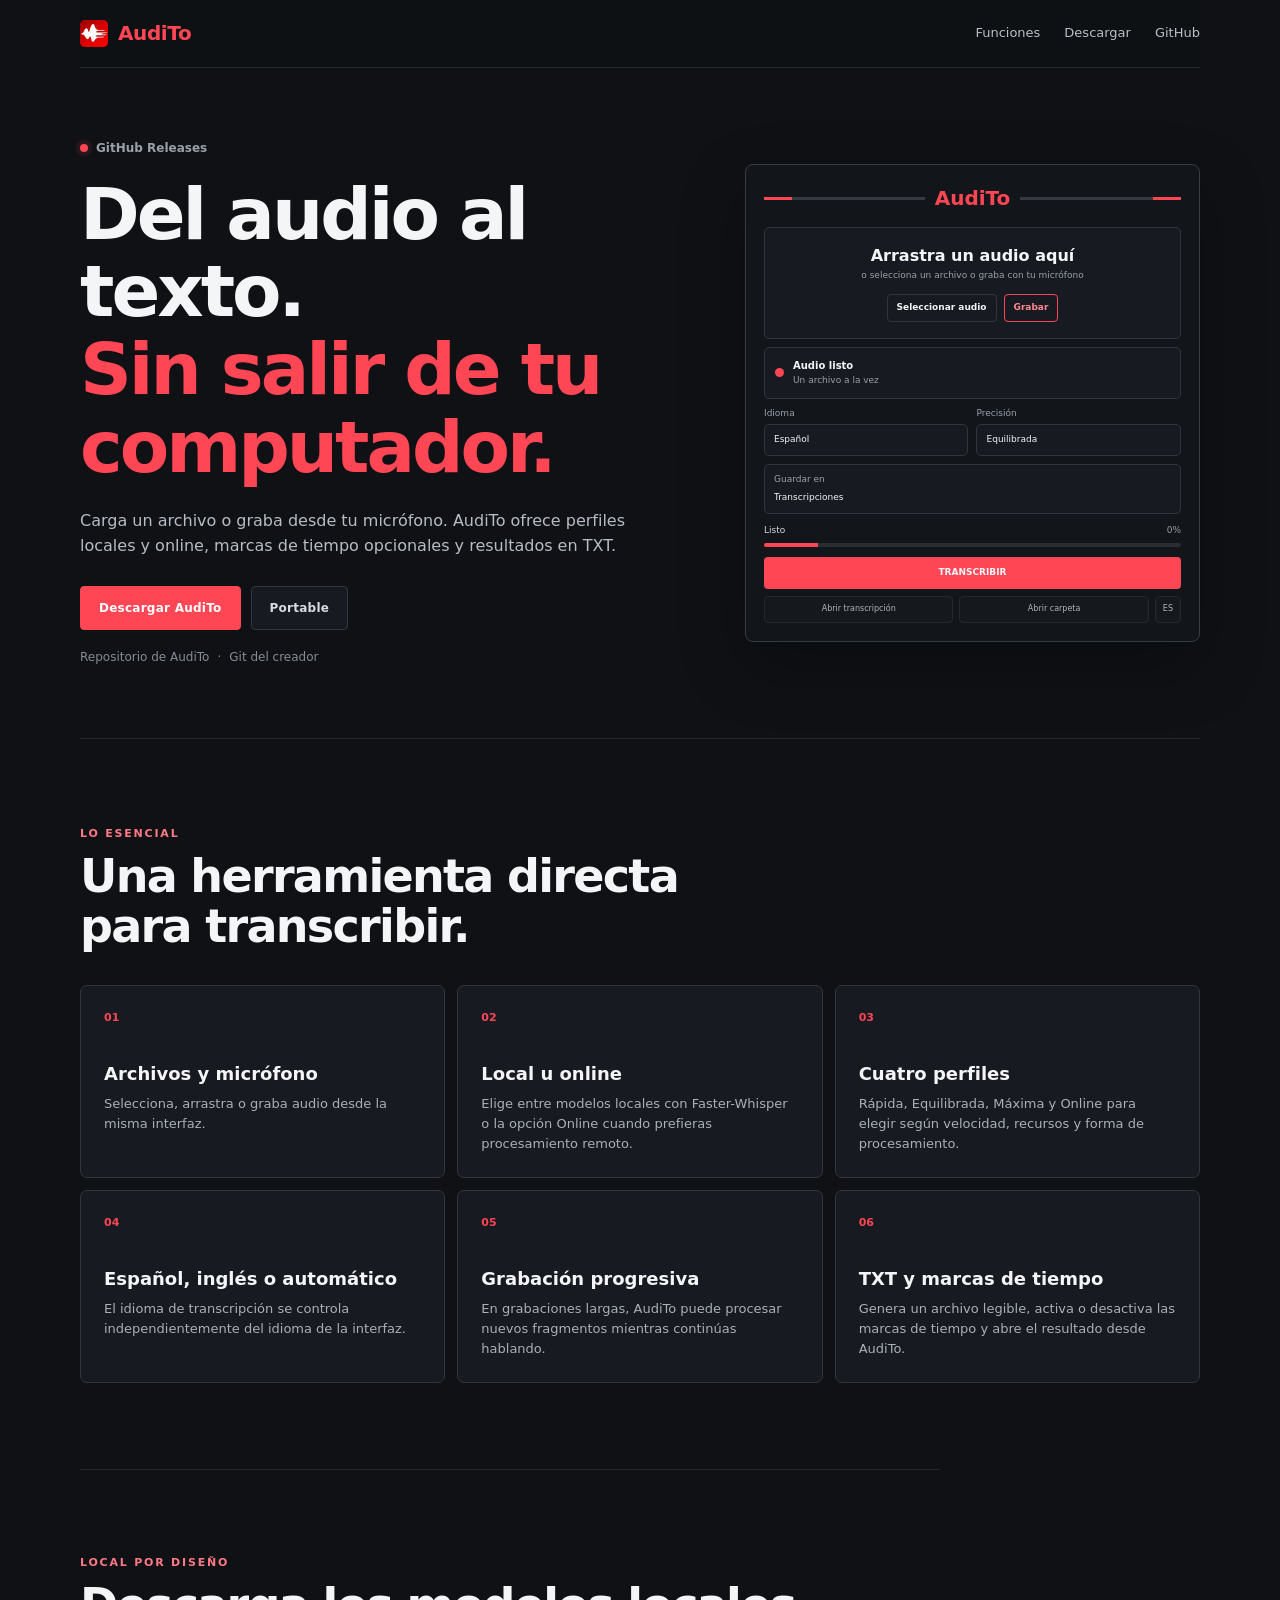
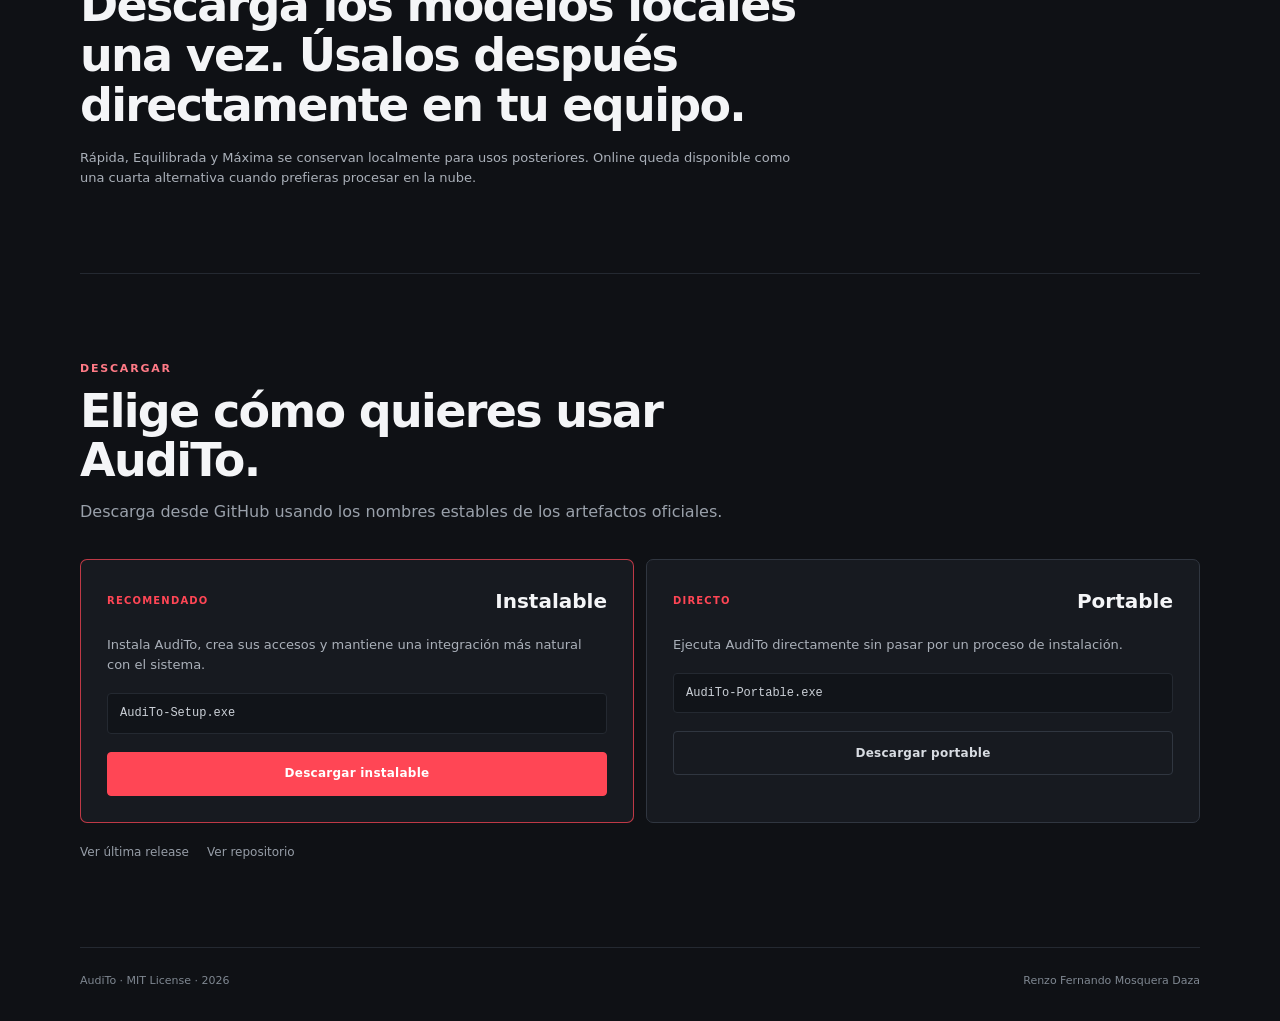
<file: index.html>
<!doctype html>
<html lang="es">
<head>
    <meta charset="utf-8">
    <meta name="viewport" content="width=device-width, initial-scale=1">
    <meta name="description" content="AudiTo convierte archivos de audio y grabaciones en texto con perfiles locales y una opción online.">
    <meta name="theme-color" content="#0f1115">
    <title>AudiTo · Audio a texto</title>
    <link rel="icon" href="assets/icon.png">
    <link rel="stylesheet" href="web/styles.css">
</head>
<body>
    <header class="topbar">
        <a class="brand" href="#inicio" aria-label="AudiTo, volver al inicio">
            <img src="assets/icon.png" alt="">
            <span>AudiTo</span>
        </a>
        <nav aria-label="Navegación principal">
            <a href="#funciones">Funciones</a>
            <a href="#descargar">Descargar</a>
            <a href="https://github.com/RenzoFernando/AudiTo" target="_blank" rel="noreferrer">GitHub</a>
        </nav>
    </header>

    <main>
        <section class="hero" id="inicio">
            <div class="hero-copy">
                <div class="release-line">
                    <span class="release-dot"></span>
                    <span id="release-status">GitHub Releases</span>
                    <span id="release-version"></span>
                </div>
                <h1>Del audio al texto.<br><span>Sin salir de tu computador.</span></h1>
                <p class="lead">Carga un archivo o graba desde tu micrófono. AudiTo ofrece perfiles locales y online, marcas de tiempo opcionales y resultados en TXT.</p>
                <div class="hero-actions">
                    <a class="button primary release-download" id="hero-installer-link" href="https://github.com/RenzoFernando/AudiTo/releases/latest/download/AudiTo-Setup.exe">Descargar AudiTo</a>
                    <a class="button secondary release-download" id="hero-portable-link" href="https://github.com/RenzoFernando/AudiTo/releases/latest/download/AudiTo-Portable.exe">Portable</a>
                </div>
                <div class="hero-links">
                    <a href="https://github.com/RenzoFernando/AudiTo" target="_blank" rel="noreferrer">Repositorio de AudiTo</a>
                    <span>·</span>
                    <a href="https://github.com/RenzoFernando" target="_blank" rel="noreferrer">Git del creador</a>
                </div>
            </div>

            <div class="app-preview" aria-label="Vista simplificada de AudiTo">
                <div class="preview-title">
                    <span></span>
                    <strong>AudiTo</strong>
                    <span></span>
                </div>
                <div class="preview-input">
                    <strong>Arrastra un audio aquí</strong>
                    <small>o selecciona un archivo o graba con tu micrófono</small>
                    <div class="preview-input-actions">
                        <b>Seleccionar audio</b>
                        <b>Grabar</b>
                    </div>
                </div>
                <div class="preview-current">
                    <i></i>
                    <div>
                        <strong>Audio listo</strong>
                        <small>Un archivo a la vez</small>
                    </div>
                </div>
                <div class="preview-settings">
                    <div><small>Idioma</small><b>Español</b></div>
                    <div><small>Precisión</small><b>Equilibrada</b></div>
                </div>
                <div class="preview-output"><small>Guardar en</small><b>Transcripciones</b></div>
                <div class="preview-progress"><span>Listo</span><small>0%</small></div>
                <div class="preview-bar"><span></span></div>
                <div class="preview-main-action">TRANSCRIBIR</div>
                <div class="preview-bottom-actions"><span>Abrir transcripción</span><span>Abrir carpeta</span><span>ES</span></div>
            </div>
        </section>

        <section class="section" id="funciones">
            <div class="section-heading">
                <p class="eyebrow">LO ESENCIAL</p>
                <h2>Una herramienta directa para transcribir.</h2>
            </div>
            <div class="feature-grid">
                <article>
                    <span>01</span>
                    <h3>Archivos y micrófono</h3>
                    <p>Selecciona, arrastra o graba audio desde la misma interfaz.</p>
                </article>
                <article>
                    <span>02</span>
                    <h3>Local u online</h3>
                    <p>Elige entre modelos locales con Faster-Whisper o la opción Online cuando prefieras procesamiento remoto.</p>
                </article>
                <article>
                    <span>03</span>
                    <h3>Cuatro perfiles</h3>
                    <p>Rápida, Equilibrada, Máxima y Online para elegir según velocidad, recursos y forma de procesamiento.</p>
                </article>
                <article>
                    <span>04</span>
                    <h3>Español, inglés o automático</h3>
                    <p>El idioma de transcripción se controla independientemente del idioma de la interfaz.</p>
                </article>
                <article>
                    <span>05</span>
                    <h3>Grabación progresiva</h3>
                    <p>En grabaciones largas, AudiTo puede procesar nuevos fragmentos mientras continúas hablando.</p>
                </article>
                <article>
                    <span>06</span>
                    <h3>TXT y marcas de tiempo</h3>
                    <p>Genera un archivo legible, activa o desactiva las marcas de tiempo y abre el resultado desde AudiTo.</p>
                </article>
            </div>
        </section>

        <section class="local-section">
            <p class="eyebrow">LOCAL POR DISEÑO</p>
            <h2>Descarga los modelos locales una vez. Úsalos después directamente en tu equipo.</h2>
            <p>Rápida, Equilibrada y Máxima se conservan localmente para usos posteriores. Online queda disponible como una cuarta alternativa cuando prefieras procesar en la nube.</p>
        </section>

        <section class="download-section" id="descargar">
            <div class="section-heading">
                <p class="eyebrow">DESCARGAR</p>
                <h2>Elige cómo quieres usar AudiTo.</h2>
                <p id="download-status">Los botones apuntan siempre a los artefactos de la última release publicada.</p>
            </div>
            <div class="download-grid">
                <article class="download-card recommended">
                    <div class="download-head">
                        <span>RECOMENDADO</span>
                        <strong>Instalable</strong>
                    </div>
                    <p>Instala AudiTo, crea sus accesos y mantiene una integración más natural con el sistema.</p>
                    <code>AudiTo-Setup.exe</code>
                    <a class="button primary release-download" id="installer-download-link" href="https://github.com/RenzoFernando/AudiTo/releases/latest/download/AudiTo-Setup.exe">Descargar instalable</a>
                </article>
                <article class="download-card">
                    <div class="download-head">
                        <span>DIRECTO</span>
                        <strong>Portable</strong>
                    </div>
                    <p>Ejecuta AudiTo directamente sin pasar por un proceso de instalación.</p>
                    <code>AudiTo-Portable.exe</code>
                    <a class="button secondary release-download" id="portable-download-link" href="https://github.com/RenzoFernando/AudiTo/releases/latest/download/AudiTo-Portable.exe">Descargar portable</a>
                </article>
            </div>
            <div class="release-actions">
                <a href="https://github.com/RenzoFernando/AudiTo/releases/latest" target="_blank" rel="noreferrer">Ver última release</a>
                <a href="https://github.com/RenzoFernando/AudiTo" target="_blank" rel="noreferrer">Ver repositorio</a>
            </div>
        </section>
    </main>

    <footer>
        <span>AudiTo · MIT License · 2026</span>
        <a href="https://github.com/RenzoFernando" target="_blank" rel="noreferrer">Renzo Fernando Mosquera Daza</a>
    </footer>

    <script src="web/app.js"></script>
</body>
</html>
</file>
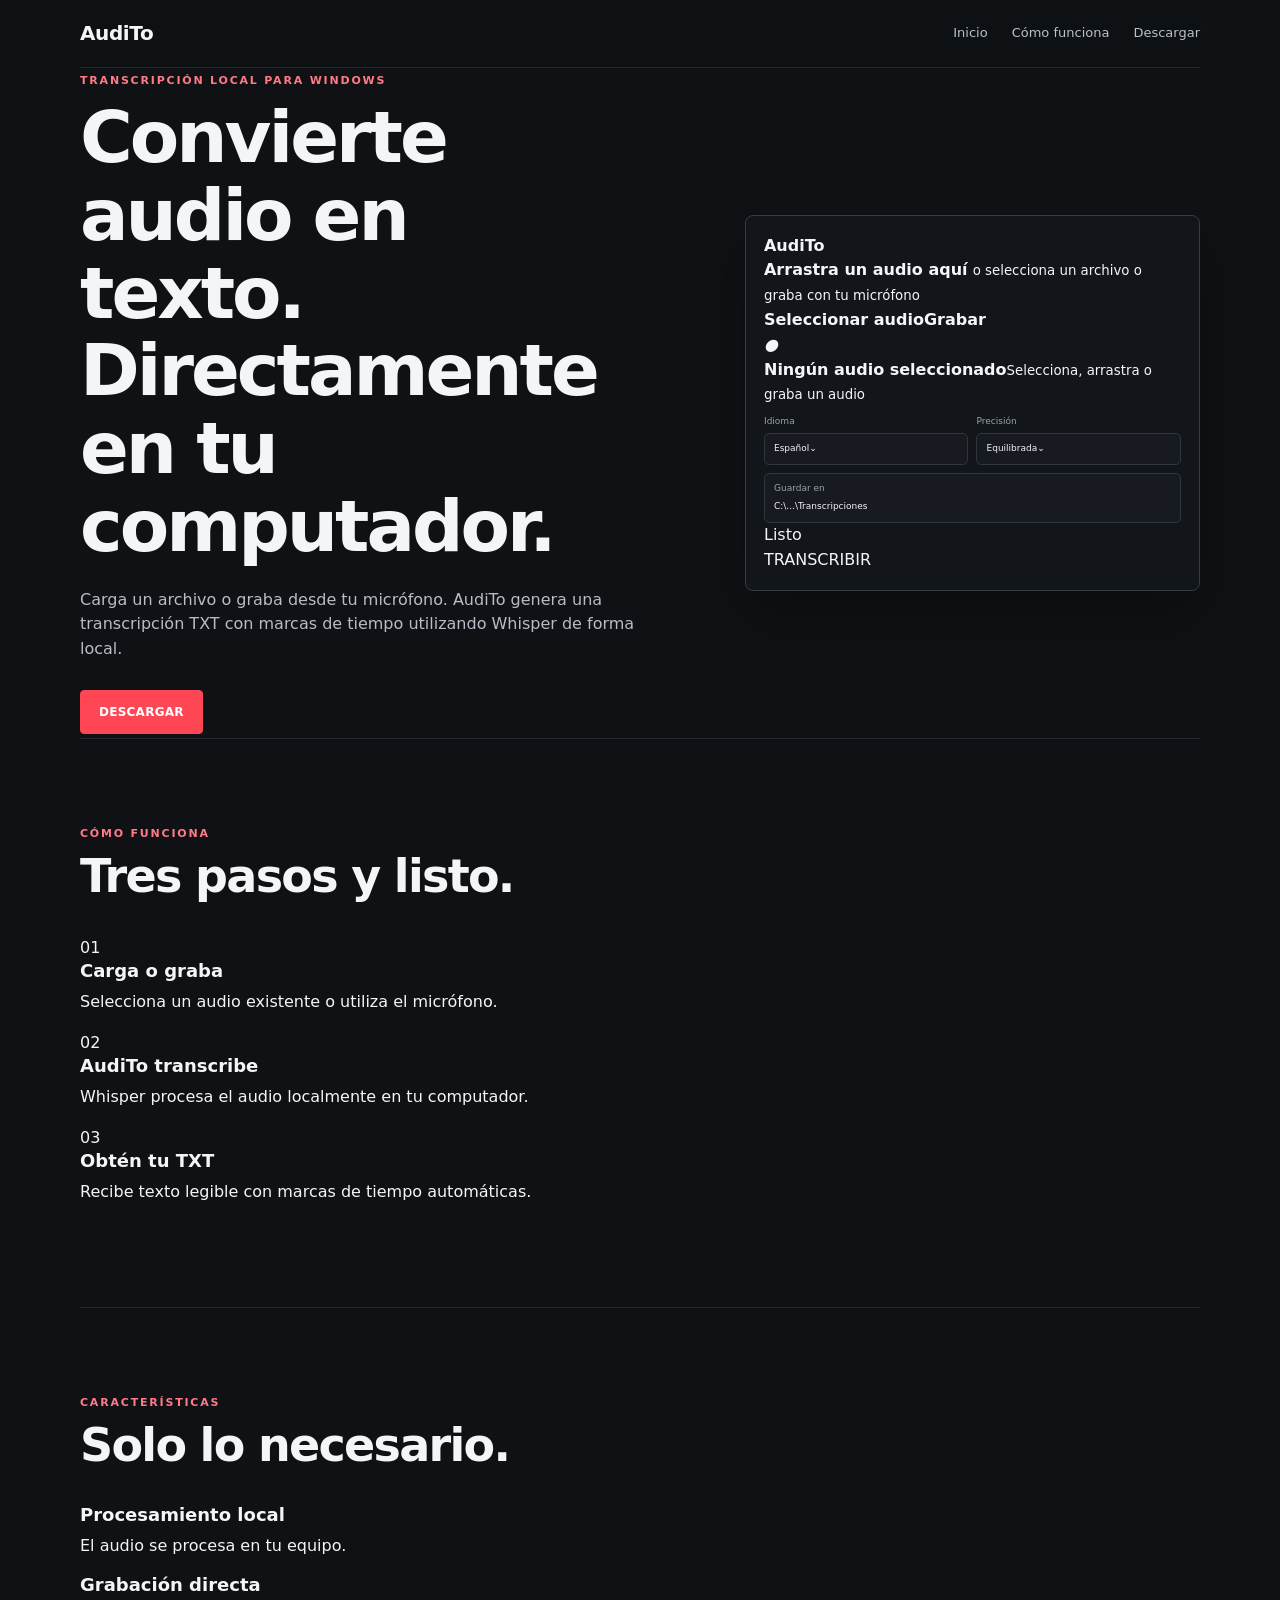
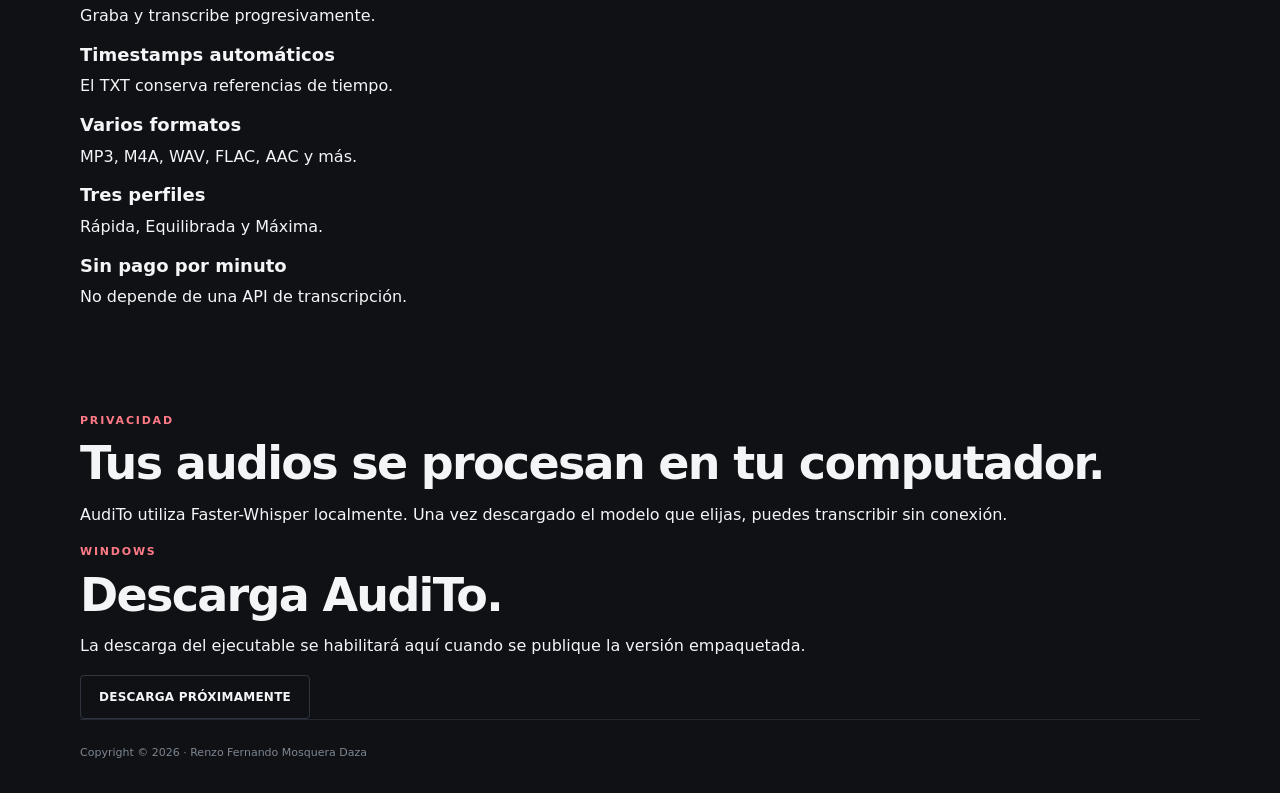
<file: web/index.html>
<!doctype html>
<html lang="es">
<head>
    <meta charset="utf-8">
    <meta name="viewport" content="width=device-width, initial-scale=1">
    <meta name="description" content="AudiTo convierte audio en texto localmente en Windows con Whisper.">
    <title>AudiTo · Audio a texto local</title>
    <link rel="stylesheet" href="styles.css">
</head>
<body>
    <header class="topbar">
        <a class="brand" href="#inicio">AudiTo</a>
        <nav aria-label="Navegación principal">
            <a href="#inicio">Inicio</a>
            <a href="#como-funciona">Cómo funciona</a>
            <a href="#descargar">Descargar</a>
        </nav>
    </header>

    <main>
        <section class="hero" id="inicio">
            <div class="hero-copy">
                <p class="eyebrow">TRANSCRIPCIÓN LOCAL PARA WINDOWS</p>
                <h1>Convierte audio en texto.<br>Directamente en tu computador.</h1>
                <p class="lead">Carga un archivo o graba desde tu micrófono. AudiTo genera una transcripción TXT con marcas de tiempo utilizando Whisper de forma local.</p>
                <a class="button primary" href="#descargar">DESCARGAR</a>
            </div>
            <div class="app-preview" aria-label="Vista de AudiTo">
                <div class="preview-brand"><span></span><strong>AudiTo</strong><span></span></div>
                <div class="preview-drop">
                    <strong>Arrastra un audio aquí</strong>
                    <small>o selecciona un archivo o graba con tu micrófono</small>
                    <div><b>Seleccionar audio</b><b>Grabar</b></div>
                </div>
                <div class="preview-file"><i>●</i><div><strong>Ningún audio seleccionado</strong><small>Selecciona, arrastra o graba un audio</small></div></div>
                <div class="preview-settings"><div><small>Idioma</small><b>Español⌄</b></div><div><small>Precisión</small><b>Equilibrada⌄</b></div></div>
                <div class="preview-output"><small>Guardar en</small><b>C:\...\Transcripciones</b></div>
                <div class="preview-status"><span>Listo</span><i></i></div>
                <div class="preview-primary">TRANSCRIBIR</div>
            </div>
        </section>

        <section class="section" id="como-funciona">
            <div class="section-heading">
                <p class="eyebrow">CÓMO FUNCIONA</p>
                <h2>Tres pasos y listo.</h2>
            </div>
            <div class="steps">
                <article><span>01</span><h3>Carga o graba</h3><p>Selecciona un audio existente o utiliza el micrófono.</p></article>
                <article><span>02</span><h3>AudiTo transcribe</h3><p>Whisper procesa el audio localmente en tu computador.</p></article>
                <article><span>03</span><h3>Obtén tu TXT</h3><p>Recibe texto legible con marcas de tiempo automáticas.</p></article>
            </div>
        </section>

        <section class="section" id="caracteristicas">
            <div class="section-heading">
                <p class="eyebrow">CARACTERÍSTICAS</p>
                <h2>Solo lo necesario.</h2>
            </div>
            <div class="features">
                <article><h3>Procesamiento local</h3><p>El audio se procesa en tu equipo.</p></article>
                <article><h3>Grabación directa</h3><p>Graba y transcribe progresivamente.</p></article>
                <article><h3>Timestamps automáticos</h3><p>El TXT conserva referencias de tiempo.</p></article>
                <article><h3>Varios formatos</h3><p>MP3, M4A, WAV, FLAC, AAC y más.</p></article>
                <article><h3>Tres perfiles</h3><p>Rápida, Equilibrada y Máxima.</p></article>
                <article><h3>Sin pago por minuto</h3><p>No depende de una API de transcripción.</p></article>
            </div>
        </section>

        <section class="privacy">
            <p class="eyebrow">PRIVACIDAD</p>
            <h2>Tus audios se procesan en tu computador.</h2>
            <p>AudiTo utiliza Faster-Whisper localmente. Una vez descargado el modelo que elijas, puedes transcribir sin conexión.</p>
        </section>

        <section class="download" id="descargar">
            <p class="eyebrow">WINDOWS</p>
            <h2>Descarga AudiTo.</h2>
            <p>La descarga del ejecutable se habilitará aquí cuando se publique la versión empaquetada.</p>
            <span class="button disabled" aria-disabled="true">DESCARGA PRÓXIMAMENTE</span>
        </section>
    </main>

    <footer>Copyright © 2026 · Renzo Fernando Mosquera Daza</footer>
</body>
</html>
</file>
<file: web/styles.css>
:root {
    --bg: #0f1115;
    --panel: #171a20;
    --panel-strong: #1d2128;
    --line: #303640;
    --line-soft: #242931;
    --text: #f4f5f7;
    --muted: #9aa1ab;
    --red: #ff4655;
    --red-hover: #ef3d4c;
    --white-soft: #d8dce2;
}

* {
    box-sizing: border-box;
}

html {
    scroll-behavior: smooth;
}

body {
    margin: 0;
    background: var(--bg);
    color: var(--text);
    font-family: Inter, "Segoe UI", system-ui, sans-serif;
    line-height: 1.55;
}

a {
    color: inherit;
    text-decoration: none;
}

.topbar {
    position: sticky;
    top: 0;
    z-index: 10;
    width: min(1120px, calc(100% - 40px));
    min-height: 68px;
    margin: 0 auto;
    display: flex;
    align-items: center;
    justify-content: space-between;
    background: rgba(15, 17, 21, .94);
    border-bottom: 1px solid var(--line-soft);
    backdrop-filter: blur(12px);
}

.brand {
    display: inline-flex;
    align-items: center;
    gap: 10px;
    font-size: 20px;
    font-weight: 800;
    letter-spacing: -.4px;
}

.brand img {
    width: 28px;
    height: 28px;
    object-fit: contain;
}

.brand span {
    color: var(--red);
}

nav {
    display: flex;
    align-items: center;
    gap: 24px;
    color: #bac0c8;
    font-size: 13px;
}

nav a:hover,
.hero-links a:hover,
.release-actions a:hover,
footer a:hover {
    color: var(--text);
}

main {
    width: min(1120px, calc(100% - 40px));
    margin: 0 auto;
}

.hero {
    min-height: 670px;
    display: grid;
    grid-template-columns: 1.05fr .95fr;
    gap: 64px;
    align-items: center;
}

.hero-copy {
    max-width: 620px;
}

.release-line {
    display: flex;
    align-items: center;
    gap: 8px;
    margin-bottom: 18px;
    color: var(--muted);
    font-size: 12px;
    font-weight: 700;
}

.release-dot {
    width: 8px;
    height: 8px;
    border-radius: 50%;
    background: var(--red);
    box-shadow: 0 0 0 4px rgba(255, 70, 85, .1);
}

#release-version {
    color: var(--white-soft);
}

h1,
h2,
h3,
p {
    margin-top: 0;
}

h1,
h2,
h3 {
    line-height: 1.08;
}

h1 {
    margin-bottom: 22px;
    font-size: clamp(44px, 6vw, 72px);
    letter-spacing: -3px;
}

h1 span {
    color: var(--red);
}

h2 {
    margin-bottom: 14px;
    font-size: clamp(31px, 4vw, 46px);
    letter-spacing: -1.7px;
}

h3 {
    margin-bottom: 10px;
    font-size: 18px;
}

.lead {
    max-width: 590px;
    margin-bottom: 28px;
    color: #b7bdc6;
    font-size: 16px;
}

.hero-actions {
    display: flex;
    flex-wrap: wrap;
    gap: 10px;
}

.button {
    min-height: 44px;
    display: inline-flex;
    align-items: center;
    justify-content: center;
    padding: 0 18px;
    border: 1px solid var(--line);
    border-radius: 4px;
    font-size: 12px;
    font-weight: 800;
    letter-spacing: .25px;
    transition: background .15s ease, border-color .15s ease, transform .15s ease;
}

.button:hover {
    transform: translateY(-1px);
}

.button.primary {
    background: var(--red);
    border-color: var(--red);
    color: white;
}

.button.primary:hover {
    background: var(--red-hover);
    border-color: var(--red-hover);
}

.button.secondary {
    background: var(--panel);
    color: var(--white-soft);
}

.button.secondary:hover {
    background: var(--panel-strong);
    border-color: #4a515d;
}

.button.pending {
    pointer-events: none;
    opacity: .46;
    transform: none;
}

.hero-links {
    display: flex;
    flex-wrap: wrap;
    gap: 8px;
    margin-top: 18px;
    color: #858c96;
    font-size: 12px;
}

.app-preview {
    width: min(100%, 455px);
    margin-left: auto;
    padding: 18px;
    background: #12151a;
    border: 1px solid #353c46;
    border-radius: 8px;
    box-shadow: 0 24px 64px rgba(0, 0, 0, .28);
}

.preview-title {
    display: grid;
    grid-template-columns: 1fr auto 1fr;
    gap: 10px;
    align-items: center;
    margin-bottom: 13px;
    color: var(--red);
    font-size: 20px;
}

.preview-title span {
    height: 3px;
    background: #343a43;
}

.preview-title span:first-child {
    border-left: 28px solid var(--red);
}

.preview-title span:last-child {
    border-right: 28px solid var(--red);
}

.preview-input,
.preview-current,
.preview-settings b,
.preview-output {
    background: var(--panel);
    border: 1px solid var(--line);
    border-radius: 5px;
}

.preview-input {
    padding: 16px;
    text-align: center;
}

.preview-input strong,
.preview-input small,
.preview-current strong,
.preview-current small,
.preview-settings small,
.preview-output small,
.preview-output b {
    display: block;
}

.preview-input small,
.preview-current small,
.preview-settings small,
.preview-output small,
.preview-progress small {
    color: var(--muted);
    font-size: 9px;
}

.preview-input-actions {
    display: flex;
    justify-content: center;
    gap: 7px;
    margin-top: 11px;
}

.preview-input-actions b {
    padding: 6px 9px;
    border: 1px solid var(--line);
    border-radius: 4px;
    font-size: 9px;
    font-weight: 600;
}

.preview-input-actions b:last-child {
    color: #ff8892;
    border-color: var(--red);
}

.preview-current {
    display: flex;
    align-items: center;
    gap: 9px;
    margin-top: 8px;
    padding: 10px;
}

.preview-current i {
    width: 9px;
    height: 9px;
    border-radius: 50%;
    background: var(--red);
}

.preview-current strong {
    font-size: 10px;
}

.preview-settings {
    display: grid;
    grid-template-columns: 1fr 1fr;
    gap: 8px;
    margin-top: 8px;
}

.preview-settings small,
.preview-output small {
    margin-bottom: 4px;
}

.preview-settings b {
    display: block;
    padding: 8px 9px;
    font-size: 9px;
    font-weight: 500;
}

.preview-output {
    margin-top: 8px;
    padding: 8px 9px;
}

.preview-output b {
    font-size: 9px;
    font-weight: 500;
}

.preview-progress {
    display: flex;
    justify-content: space-between;
    margin-top: 10px;
    color: #d5d9df;
    font-size: 9px;
}

.preview-bar {
    height: 4px;
    margin-top: 5px;
    overflow: hidden;
    background: #292e35;
    border-radius: 99px;
}

.preview-bar span {
    display: block;
    width: 13%;
    height: 100%;
    background: var(--red);
}

.preview-main-action {
    margin-top: 10px;
    padding: 9px;
    background: var(--red);
    border-radius: 4px;
    text-align: center;
    font-size: 9px;
    font-weight: 800;
}

.preview-bottom-actions {
    display: grid;
    grid-template-columns: 1fr 1fr auto;
    gap: 6px;
    margin-top: 7px;
}

.preview-bottom-actions span {
    padding: 6px 7px;
    background: #15191e;
    border: 1px solid var(--line-soft);
    border-radius: 4px;
    color: #aeb4bd;
    text-align: center;
    font-size: 8px;
}

.section,
.download-section {
    padding: 86px 0;
    border-top: 1px solid var(--line-soft);
}

.section-heading {
    max-width: 720px;
    margin-bottom: 34px;
}

.section-heading > p:last-child {
    color: var(--muted);
}

.eyebrow {
    margin-bottom: 10px;
    color: #ff7a86;
    font-size: 11px;
    font-weight: 800;
    letter-spacing: 1.8px;
}

.feature-grid,
.download-grid {
    display: grid;
    gap: 12px;
}

.feature-grid {
    grid-template-columns: repeat(3, 1fr);
}

.feature-grid article,
.download-card {
    background: var(--panel);
    border: 1px solid var(--line);
    border-radius: 7px;
}

.feature-grid article {
    min-height: 190px;
    padding: 23px;
}

.feature-grid article > span {
    display: block;
    margin-bottom: 38px;
    color: var(--red);
    font-size: 11px;
    font-weight: 800;
}

.feature-grid p,
.local-section > p:last-child,
.download-card p {
    margin-bottom: 0;
    color: #aab0b9;
    font-size: 13px;
}

.local-section {
    max-width: 860px;
    padding: 84px 0;
    border-top: 1px solid var(--line-soft);
}

.local-section h2 {
    max-width: 820px;
}

.local-section > p:last-child {
    max-width: 720px;
    margin-top: 18px;
}

.download-grid {
    grid-template-columns: 1fr 1fr;
}

.download-card {
    padding: 26px;
}

.download-card.recommended {
    border-color: rgba(255, 70, 85, .72);
}

.download-head {
    display: flex;
    align-items: center;
    justify-content: space-between;
    gap: 12px;
    margin-bottom: 18px;
}

.download-head span {
    color: var(--red);
    font-size: 10px;
    font-weight: 800;
    letter-spacing: 1.2px;
}

.download-head strong {
    font-size: 20px;
}

.download-card code {
    display: block;
    margin: 18px 0;
    padding: 10px 12px;
    overflow-wrap: anywhere;
    background: #111419;
    border: 1px solid var(--line-soft);
    border-radius: 4px;
    color: #cbd0d7;
    font-size: 12px;
}

.download-card .button {
    width: 100%;
}

.release-actions {
    display: flex;
    flex-wrap: wrap;
    gap: 18px;
    margin-top: 20px;
    color: #969da7;
    font-size: 12px;
}

footer {
    width: min(1120px, calc(100% - 40px));
    margin: 0 auto;
    padding: 24px 0 32px;
    display: flex;
    justify-content: space-between;
    gap: 18px;
    border-top: 1px solid var(--line-soft);
    color: #7f8791;
    font-size: 11px;
}

@media (max-width: 860px) {
    .hero {
        min-height: auto;
        grid-template-columns: 1fr;
        gap: 46px;
        padding: 82px 0;
    }

    .hero-copy {
        max-width: 720px;
    }

    .app-preview {
        margin: 0 auto;
    }

    .feature-grid {
        grid-template-columns: repeat(2, 1fr);
    }
}

@media (max-width: 640px) {
    .topbar {
        position: static;
        min-height: 64px;
        gap: 14px;
    }

    nav {
        gap: 14px;
    }

    nav a:first-child {
        display: none;
    }

    h1 {
        letter-spacing: -2px;
    }

    .hero-actions,
    .hero-actions .button {
        width: 100%;
    }

    .feature-grid,
    .download-grid {
        grid-template-columns: 1fr;
    }

    .section,
    .download-section,
    .local-section {
        padding: 64px 0;
    }

    footer {
        flex-direction: column;
    }
}
</file>
